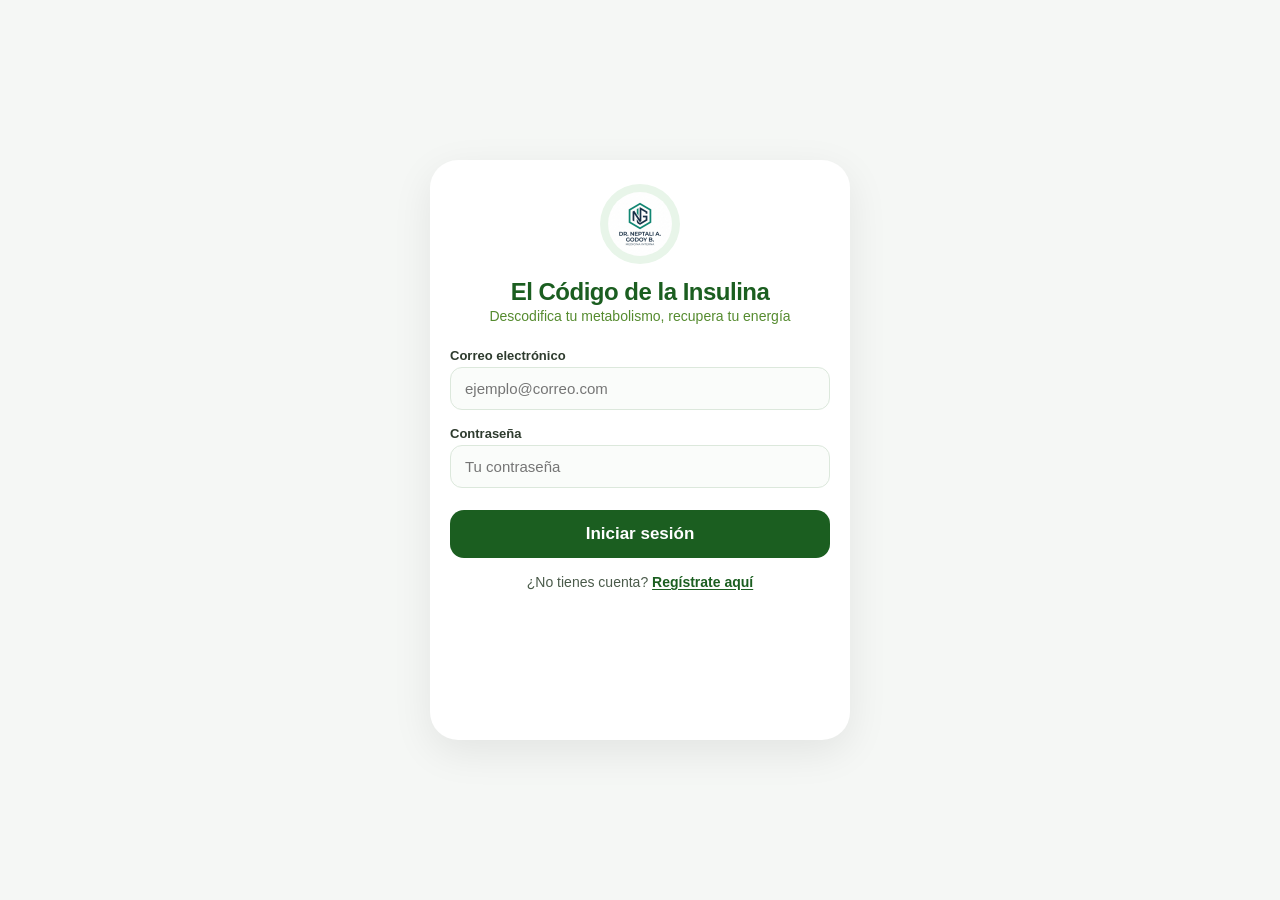
<file: index.html>
<!DOCTYPE html>
<html lang="es">
<head>
    <meta charset="UTF-8" />
    <meta name="viewport" content="width=device-width, initial-scale=1.0, maximum-scale=1.0, user-scalable=no" />
    <title>El Código de la Insulina</title>
    <link rel="stylesheet" href="estilo.css" />
    <link rel="manifest" href="manifest.json" />
    <link rel="icon" href="logo.png" type="image/png" />
</head>
<body>
    <div id="app">
        <div id="authContainer">
            <!-- LOGIN -->
            <div id="loginForm">
                <div class="logo-container">
                    <img src="logo.png" alt="Logo" class="logo" id="logoImg" />
                    <h1>El Código de la Insulina</h1>
                    <p class="slogan">Descodifica tu metabolismo, recupera tu energía</p>
                </div>
                <div class="form-group">
                    <label>Correo electrónico</label>
                    <input type="email" id="loginEmail" placeholder="ejemplo@correo.com" />
                </div>
                <div class="form-group">
                    <label>Contraseña</label>
                    <input type="password" id="loginPassword" placeholder="Tu contraseña" />
                </div>
                <button class="btn-primary" id="loginBtn">Iniciar sesión</button>
                <p class="link-text">
                    ¿No tienes cuenta? <span id="goToRegister">Regístrate aquí</span>
                </p>
                <p id="loginError" class="error-message"></p>
            </div>

            <!-- REGISTRO -->
            <div id="registerForm" style="display:none;">
                <div class="logo-container">
                    <img src="logo.png" alt="Logo" class="logo" />
                    <h1>El Código de la Insulina</h1>
                    <p class="slogan">Toma las riendas de tu salud</p>
                </div>
                <div class="form-group">
                    <label>Nombre completo</label>
                    <input type="text" id="regNombre" placeholder="Tu nombre" />
                </div>
                <div class="form-group">
                    <label>Edad</label>
                    <input type="number" id="regEdad" placeholder="Ej: 35" />
                </div>
                <div class="form-group">
                    <label>Sexo</label>
                    <select id="regSexo">
                        <option value="masculino">Masculino</option>
                        <option value="femenino">Femenino</option>
                        <option value="otro">Otro</option>
                    </select>
                </div>
                <div class="form-group">
                    <label>Estatura (cm)</label>
                    <input type="number" id="regEstatura" placeholder="Ej: 175" step="0.5" />
                </div>
                <div class="form-group">
                    <label>Correo electrónico</label>
                    <input type="email" id="regEmail" placeholder="ejemplo@correo.com" />
                </div>
                <div class="form-group">
                    <label>Contraseña</label>
                    <input type="password" id="regPassword" placeholder="Mínimo 6 caracteres" />
                </div>
                <button class="btn-primary" id="registerBtn">Registrarse</button>
                <p class="link-text">
                    ¿Ya tienes cuenta? <span id="goToLogin">Inicia sesión aquí</span>
                </p>
                <p id="registerError" class="error-message"></p>
            </div>
        </div>

        <!-- BLOQUE DE INSTALACIÓN (Android) -->
        <div id="instalacionAndroid" style="display:none; background:#e8f5e9; padding:12px 16px; border-radius:12px; margin:16px 0; text-align:center; border:1px solid #1B5E20;">
            <p style="font-weight:600; color:#1B5E20; margin-bottom:6px;">📲 Instala la app en tu teléfono</p>
            <p style="font-size:14px; color:#3a5a3a; margin-bottom:10px;">Disfruta de acceso rápido sin necesidad de internet.</p>
            <button id="btnInstalar" class="btn-primary" style="width:auto; padding:10px 24px;" onclick="instalarApp()">Instalar ahora</button>
        </div>

        <!-- BLOQUE DE INSTALACIÓN (iOS) -->
        <div id="instalacionIOS" style="display:none; background:#f0f4f0; padding:12px 16px; border-radius:12px; margin:16px 0; text-align:center; border:1px solid #1B5E20;">
            <p style="font-weight:600; color:#1B5E20; margin-bottom:6px;">📱 Instala esta app en tu iPhone</p>
            <p style="font-size:14px; color:#3a5a3a; margin-bottom:6px;">1. Toca el botón <strong>Compartir</strong> <span style="font-size:18px;">⬆️</span> en Safari.</p>
            <p style="font-size:14px; color:#3a5a3a; margin-bottom:6px;">2. Desliza hacia abajo y selecciona <strong>"Agregar a la pantalla de inicio"</strong>.</p>
            <p style="font-size:14px; color:#3a5a3a;">3. Pulsa <strong>"Agregar"</strong> y listo.</p>
        </div>
    </div>

    <script src="app.js"></script>
</body>
</html>
</file>
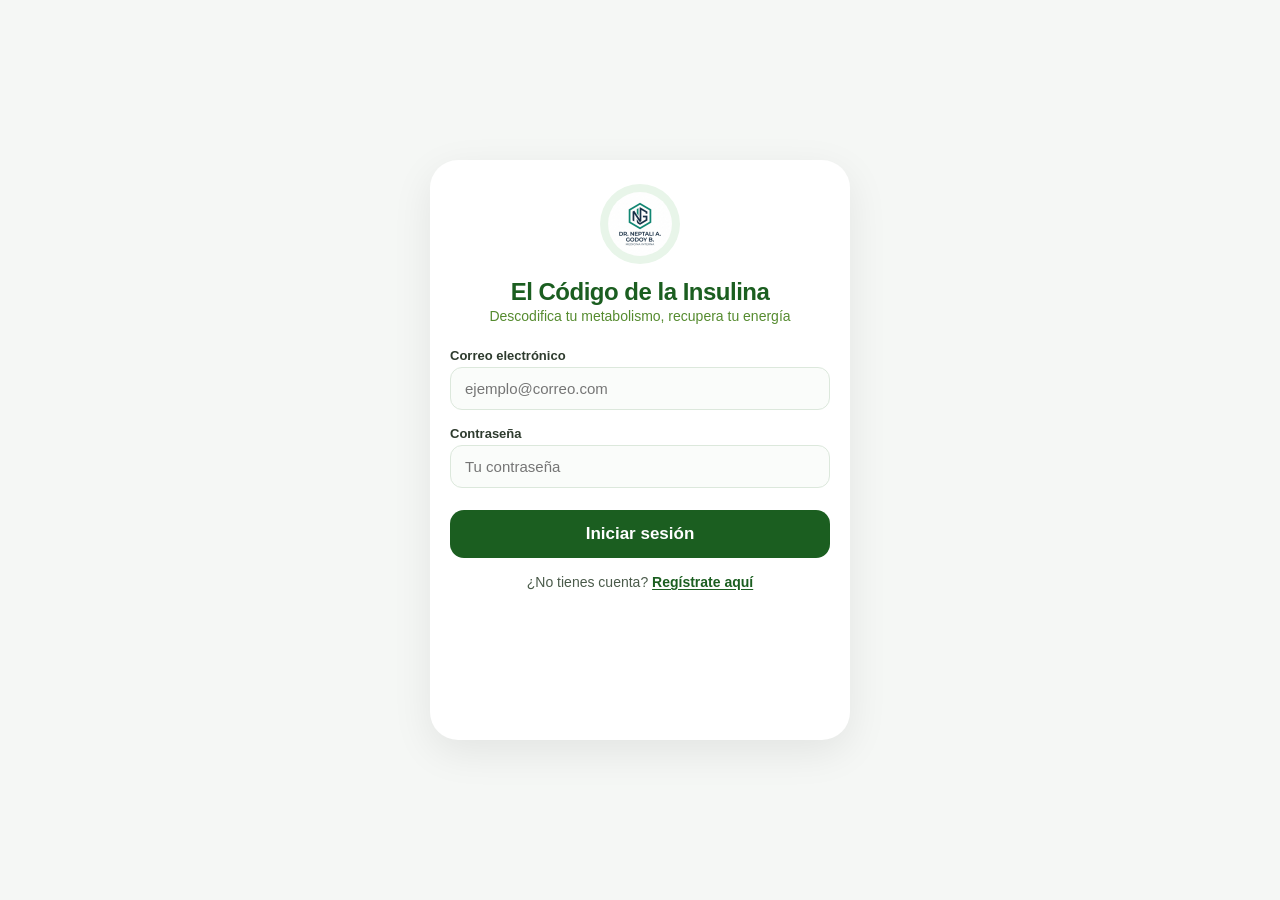
<file: comidas.html>
<!DOCTYPE html>
<html lang="es">
<head>
    <meta charset="UTF-8" />
    <meta name="viewport" content="width=device-width, initial-scale=1.0, maximum-scale=1.0, user-scalable=no" />
    <title>Comidas - El Código de la Insulina</title>
    <link rel="stylesheet" href="estilo.css" />
    <link rel="manifest" href="manifest.json" />
    <link rel="icon" href="logo.png" type="image/png" />
    <style>
        .comida-card {
            background: white;
            border-radius: 16px;
            padding: 16px;
            border: 1px solid #e8f0e8;
            margin-bottom: 12px;
        }
        .comida-card .fecha {
            font-size: 12px;
            color: #8a9a8a;
        }
        .comida-card .detalle {
            font-size: 14px;
            margin: 4px 0;
        }
        .nav-bottom {
            display: flex;
            justify-content: space-around;
            background: white;
            border-top: 1px solid #e8f0e8;
            padding: 8px 0 4px;
            margin-top: 20px;
            border-radius: 0 0 28px 28px;
        }
        .nav-bottom .nav-item {
            text-align: center;
            font-size: 11px;
            color: #8a9a8a;
            text-decoration: none;
            padding: 4px 8px;
            border-radius: 8px;
            cursor: pointer;
        }
        .nav-bottom .nav-item.active {
            color: #1B5E20;
            font-weight: 600;
        }
        .nav-bottom .nav-item .nav-icon {
            font-size: 22px;
            display: block;
        }
        .sensor-select {
            display: flex;
            gap: 10px;
            flex-wrap: wrap;
            margin: 6px 0;
        }
        .sensor-select label {
            display: flex;
            align-items: center;
            gap: 4px;
            font-size: 14px;
        }
    </style>
</head>
<body>
    <div id="app">
        <h2 style="color:#1B5E20;font-size:22px;">🍽️ Registro de Comidas</h2>
        <p style="font-size:14px;color:#5a6a5a;margin-bottom:16px;">Lleva el control de tu alimentación y sensaciones post-ingesta.</p>

        <div style="background:#f9fbf9;border-radius:16px;padding:16px;border:1px solid #e8f0e8;margin-bottom:16px;">
            <div class="form-group">
                <label>Tipo de comida</label>
                <select id="tipoComida">
                    <option value="desayuno">Desayuno</option>
                    <option value="almuerzo">Almuerzo</option>
                    <option value="cena">Cena</option>
                    <option value="snack">Snack</option>
                </select>
            </div>
            <div class="form-group">
                <label>Alimentos consumidos</label>
                <input type="text" id="alimentos" placeholder="Ej: Huevos con aguacate" />
            </div>
            <div class="form-group">
                <label>Energía después de comer</label>
                <select id="energiaPost">
                    <option value="bajo">Bajo</option>
                    <option value="normal">Normal</option>
                    <option value="alto">Alto</option>
                </select>
            </div>
            <div class="form-group">
                <label>Claridad mental</label>
                <select id="claridadMental">
                    <option value="niebla">Niebla</option>
                    <option value="normal">Normal</option>
                    <option value="enfocado">Enfocado</option>
                </select>
            </div>
            <div class="form-group">
                <label>Saciedad</label>
                <select id="saciedad">
                    <option value="poca">Poca</option>
                    <option value="normal">Normal</option>
                    <option value="mucha">Mucha</option>
                </select>
            </div>
            <div class="form-group">
                <label>Antojos de dulce</label>
                <select id="antojoDulce">
                    <option value="nunca">Nunca</option>
                    <option value="leve">Leve</option>
                    <option value="fuerte">Fuerte</option>
                </select>
            </div>
            <div class="form-group">
                <label>¿Seguiste la secuencia 1-2-3 (Fibra, Proteína, Almidón)?</label>
                <select id="secuenciaSegura">
                    <option value="true">Sí</option>
                    <option value="false">No</option>
                </select>
            </div>
            <button class="btn-primary" id="guardarComidaBtn">Guardar comida</button>
        </div>

        <h3 style="font-size:18px;color:#1B5E20;">Historial</h3>
        <div id="historialComidas"></div>

        <div class="nav-bottom">
            <a href="dashboard.html" class="nav-item"><span class="nav-icon">🏠</span>Inicio</a>
            <a href="tests.html" class="nav-item"><span class="nav-icon">📋</span>Tests</a>
            <a href="comidas.html" class="nav-item active"><span class="nav-icon">🍽️</span>Comidas</a>
            <a href="progreso.html" class="nav-item"><span class="nav-icon">📈</span>Progreso</a>
            <a href="perfil.html" class="nav-item"><span class="nav-icon">👤</span>Perfil</a>
        </div>
    </div>

    <script src="app.js"></script>
    <script>
        const user = obtenerDatosUsuario();
        if (!user) window.location.href = 'index.html';

        function cargarHistorial() {
            const container = document.getElementById('historialComidas');
            const comidas = user.comidas || [];
            if (comidas.length === 0) {
                container.innerHTML = '<p style="color:#8a9a8a;">Aún no has registrado comidas.</p>';
                return;
            }
            container.innerHTML = comidas.map(c => `
                <div class="comida-card">
                    <div class="fecha">${new Date(c.fecha).toLocaleDateString()}</div>
                    <div class="detalle"><strong>${c.tipo}:</strong> ${c.alimentos || 'Sin descripción'}</div>
                    <div class="detalle">⚡ ${c.energiaPost} | 🧠 ${c.claridadMental} | 🍽️ ${c.saciedad}</div>
                </div>
            `).join('');
        }

        cargarHistorial();

        document.getElementById('guardarComidaBtn').addEventListener('click', function() {
            const comida = {
                tipo: document.getElementById('tipoComida').value,
                alimentos: document.getElementById('alimentos').value.trim(),
                energiaPost: document.getElementById('energiaPost').value,
                claridadMental: document.getElementById('claridadMental').value,
                saciedad: document.getElementById('saciedad').value,
                antojoDulce: document.getElementById('antojoDulce').value,
                secuenciaSegura: document.getElementById('secuenciaSegura').value === 'true'
            };
            if (!comida.alimentos) {
                alert('Por favor, describe los alimentos consumidos.');
                return;
            }
            guardarComida(comida);
            alert('¡Comida registrada correctamente!');
            window.location.reload();
        });
    </script>
</body>
</html>
</file>
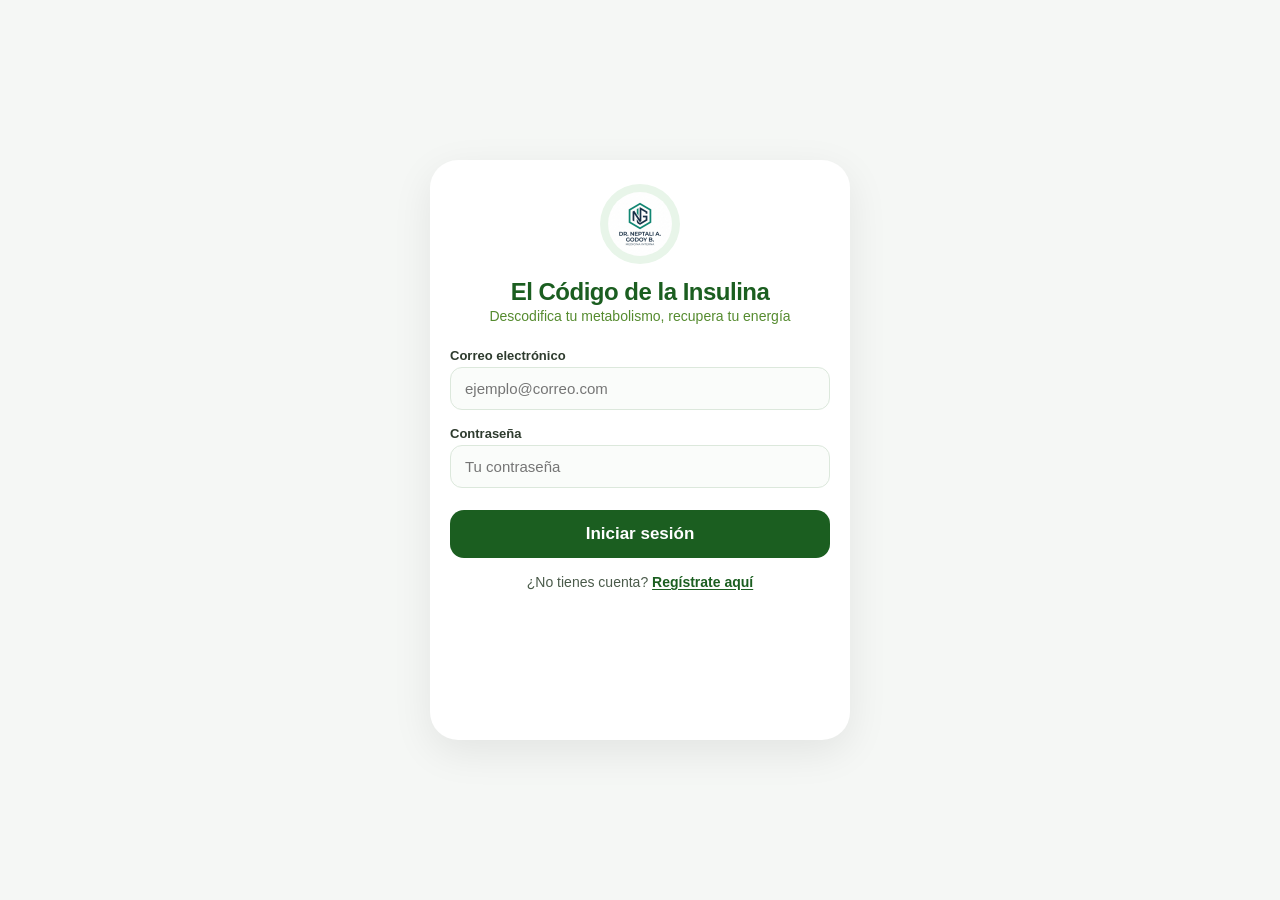
<file: dashboard.html>
<!DOCTYPE html>
<html lang="es">
<head>
    <meta charset="UTF-8" />
    <meta name="viewport" content="width=device-width, initial-scale=1.0, maximum-scale=1.0, user-scalable=no" />
    <title>Inicio - El Código de la Insulina</title>
    <link rel="stylesheet" href="estilo.css" />
    <link rel="manifest" href="manifest.json" />
    <link rel="icon" href="logo.png" type="image/png" />
    <style>
        .dashboard-header {
            display: flex;
            justify-content: space-between;
            align-items: center;
            padding: 8px 0 16px;
        }
        .dashboard-header .user-info {
            display: flex;
            align-items: center;
            gap: 10px;
        }
        .dashboard-header .user-info .avatar {
            width: 44px;
            height: 44px;
            border-radius: 50%;
            background: #1B5E20;
            color: white;
            display: flex;
            align-items: center;
            justify-content: center;
            font-weight: 700;
            font-size: 18px;
        }
        .dashboard-header .user-info .name {
            font-weight: 600;
            font-size: 18px;
            color: #1B5E20;
        }
        .dashboard-header .user-info .email {
            font-size: 12px;
            color: #6a7a6a;
        }
        .metric-card {
            background: white;
            border-radius: 16px;
            padding: 16px;
            box-shadow: 0 2px 8px rgba(0,0,0,0.06);
            border: 1px solid #e8f0e8;
            text-align: center;
            flex: 1;
        }
        .metric-card .value {
            font-size: 28px;
            font-weight: 700;
            color: #1B5E20;
        }
        .metric-card .label {
            font-size: 12px;
            color: #6a7a6a;
            margin-top: 2px;
        }
        .metric-row {
            display: flex;
            gap: 10px;
            margin: 16px 0;
        }
        .quick-access {
            display: grid;
            grid-template-columns: 1fr 1fr;
            gap: 10px;
            margin: 16px 0;
        }
        .quick-access .item {
            background: #e8f5e9;
            border-radius: 12px;
            padding: 14px 10px;
            text-align: center;
            font-weight: 600;
            font-size: 14px;
            color: #1B5E20;
            cursor: pointer;
            transition: background 0.2s;
            text-decoration: none;
        }
        .quick-access .item:hover {
            background: #c8e6c9;
        }
        .quick-access .item .icon {
            font-size: 24px;
            display: block;
            margin-bottom: 4px;
        }
        .checkin-card {
            background: #f9fbf9;
            border-radius: 16px;
            padding: 16px;
            border: 1px solid #e0ece0;
            margin: 16px 0;
        }
        .checkin-card .title {
            font-weight: 600;
            color: #1B5E20;
        }
        .checkin-card .sub {
            font-size: 13px;
            color: #5a6a5a;
        }
        .checkin-card button {
            margin-top: 10px;
        }
        .nav-bottom {
            display: flex;
            justify-content: space-around;
            background: white;
            border-top: 1px solid #e8f0e8;
            padding: 8px 0 4px;
            margin-top: 20px;
            border-radius: 0 0 28px 28px;
        }
        .nav-bottom .nav-item {
            text-align: center;
            font-size: 11px;
            color: #8a9a8a;
            text-decoration: none;
            padding: 4px 8px;
            border-radius: 8px;
            transition: background 0.2s;
            cursor: pointer;
        }
        .nav-bottom .nav-item.active {
            color: #1B5E20;
            font-weight: 600;
        }
        .nav-bottom .nav-item .nav-icon {
            font-size: 22px;
            display: block;
        }
        .btn-secondary {
            width: auto;
            padding: 8px 14px;
            background: #e8f5e9;
            color: #1B5E20;
            border: 1.5px solid #1B5E20;
            border-radius: 14px;
            font-size: 13px;
            font-weight: 600;
            cursor: pointer;
            transition: background 0.2s;
        }
        .btn-secondary:hover {
            background: #c8e6c9;
        }
    </style>
</head>
<body>
    <div id="app">
        <!-- HEADER -->
        <div class="dashboard-header">
            <div class="user-info">
                <div class="avatar" id="avatarInicial">A</div>
                <div>
                    <div class="name" id="userNombre">Usuario</div>
                    <div class="email" id="userEmail">usuario@email.com</div>
                </div>
            </div>
            <button class="btn-secondary" onclick="cerrarSesion()">Salir</button>
        </div>

        <!-- BLOQUE DE INSTALACIÓN -->
        <div id="instalacionAndroid" style="display:none; background:#e8f5e9; padding:10px 14px; border-radius:12px; margin-bottom:16px; text-align:center; border:1px solid #1B5E20;">
            <p style="font-weight:600; color:#1B5E20; margin-bottom:4px; font-size:14px;">📲 Instala esta app</p>
            <button class="btn-primary" style="width:auto; padding:6px 18px; font-size:13px;" onclick="instalarApp()">Instalar ahora</button>
        </div>
        <div id="instalacionIOS" style="display:none; background:#f0f4f0; padding:10px 14px; border-radius:12px; margin-bottom:16px; text-align:center; border:1px solid #1B5E20;">
            <p style="font-weight:600; color:#1B5E20; margin-bottom:4px; font-size:14px;">📱 Agrega a tu pantalla de inicio</p>
            <p style="font-size:12px; color:#3a5a3a;">Usa el botón Compartir <span style="font-size:16px;">⬆️</span> y selecciona "Agregar a pantalla de inicio".</p>
        </div>

        <!-- ESTADO METABÓLICO -->
        <div style="background:#1B5E20;color:white;border-radius:20px;padding:20px;text-align:center;margin-bottom:16px;">
            <div style="font-size:14px;opacity:0.8;">Estado Metabólico</div>
            <div style="font-size:48px;font-weight:700;" id="estadoPorcentaje">75%</div>
            <div style="font-size:18px;font-weight:500;" id="estadoLabel">Óptimo</div>
            <div style="font-size:13px;opacity:0.8;margin-top:4px;" id="estadoMensaje">Tu resistencia a la insulina ha mejorado un 12% esta semana.</div>
        </div>

        <!-- MÉTRICAS -->
        <div class="metric-row">
            <div class="metric-card">
                <div class="value" id="metricaGlucosa">--</div>
                <div class="label">Glucosa (mg/dL)</div>
            </div>
            <div class="metric-card">
                <div class="value" id="metricaHOMA">--</div>
                <div class="label">HOMA-IR</div>
            </div>
            <div class="metric-card">
                <div class="value" id="metricaCintura">--</div>
                <div class="label">Cintura (cm)</div>
            </div>
        </div>

        <!-- CHECK-IN DIARIO -->
        <div class="checkin-card">
            <div class="title">📋 Check-in Diario</div>
            <div class="sub">Responde 3 preguntas sobre tu energía, sueño y antojos.</div>
            <button class="btn-primary" onclick="window.location.href='comidas.html'">Empezar check-in</button>
        </div>

        <!-- ACCESO RÁPIDO -->
        <div class="quick-access">
            <a href="tests.html" class="item"><span class="icon">🩺</span>Test de Síntomas</a>
            <a href="tests.html" class="item"><span class="icon">🌿</span>Test de Entorno</a>
            <a href="tests.html" class="item"><span class="icon">💪</span>Test de Fuerza</a>
            <a href="recetas.html" class="item"><span class="icon">🍳</span>Recetas</a>
        </div>

        <!-- NAVEGACIÓN INFERIOR -->
        <div class="nav-bottom">
            <a href="dashboard.html" class="nav-item active"><span class="nav-icon">🏠</span>Inicio</a>
            <a href="tests.html" class="nav-item"><span class="nav-icon">📋</span>Tests</a>
            <a href="comidas.html" class="nav-item"><span class="nav-icon">🍽️</span>Comidas</a>
            <a href="progreso.html" class="nav-item"><span class="nav-icon">📈</span>Progreso</a>
            <a href="perfil.html" class="nav-item"><span class="nav-icon">👤</span>Perfil</a>
        </div>
    </div>

    <script src="app.js"></script>
    <script>
        const user = obtenerDatosUsuario();
        if (!user) window.location.href = 'index.html';

        document.getElementById('userNombre').textContent = user.nombre || 'Usuario';
        document.getElementById('userEmail').textContent = user.email || '';
        document.getElementById('avatarInicial').textContent = (user.nombre || 'U')[0].toUpperCase();

        const sintomas = user.tests?.sintomas || [];
        if (sintomas.length > 0) {
            const ultimo = sintomas[sintomas.length - 1];
            document.getElementById('metricaGlucosa').textContent = ultimo.glucosa || '--';
            document.getElementById('metricaHOMA').textContent = ultimo.homaIr || '--';
            document.getElementById('metricaCintura').textContent = ultimo.perimetroAbdominal || '--';

            const puntaje = ultimo.puntaje || 0;
            let label, mensaje, porcentaje;
            if (puntaje <= 4) { label = 'Óptimo'; mensaje = 'Tu metabolismo está en equilibrio. Sigue así.'; porcentaje = '85%'; }
            else if (puntaje <= 7) { label = 'Alerta'; mensaje = 'Hay señales tempranas. Toma acción ahora.'; porcentaje = '60%'; }
            else if (puntaje <= 10) { label = 'Resistencia'; mensaje = 'Resistencia a la insulina detectada. Sigue el plan.'; porcentaje = '40%'; }
            else { label = 'Crítico'; mensaje = 'Es importante que consultes a tu médico y sigas el protocolo.'; porcentaje = '20%'; }
            document.getElementById('estadoLabel').textContent = label;
            document.getElementById('estadoMensaje').textContent = mensaje;
            document.getElementById('estadoPorcentaje').textContent = porcentaje;
        } else {
            document.getElementById('estadoPorcentaje').textContent = '--';
            document.getElementById('estadoLabel').textContent = 'Sin evaluar';
            document.getElementById('estadoMensaje').textContent = 'Completa el Test de Síntomas para conocer tu estado metabólico.';
        }
    </script>
</body>
</html>
</file>
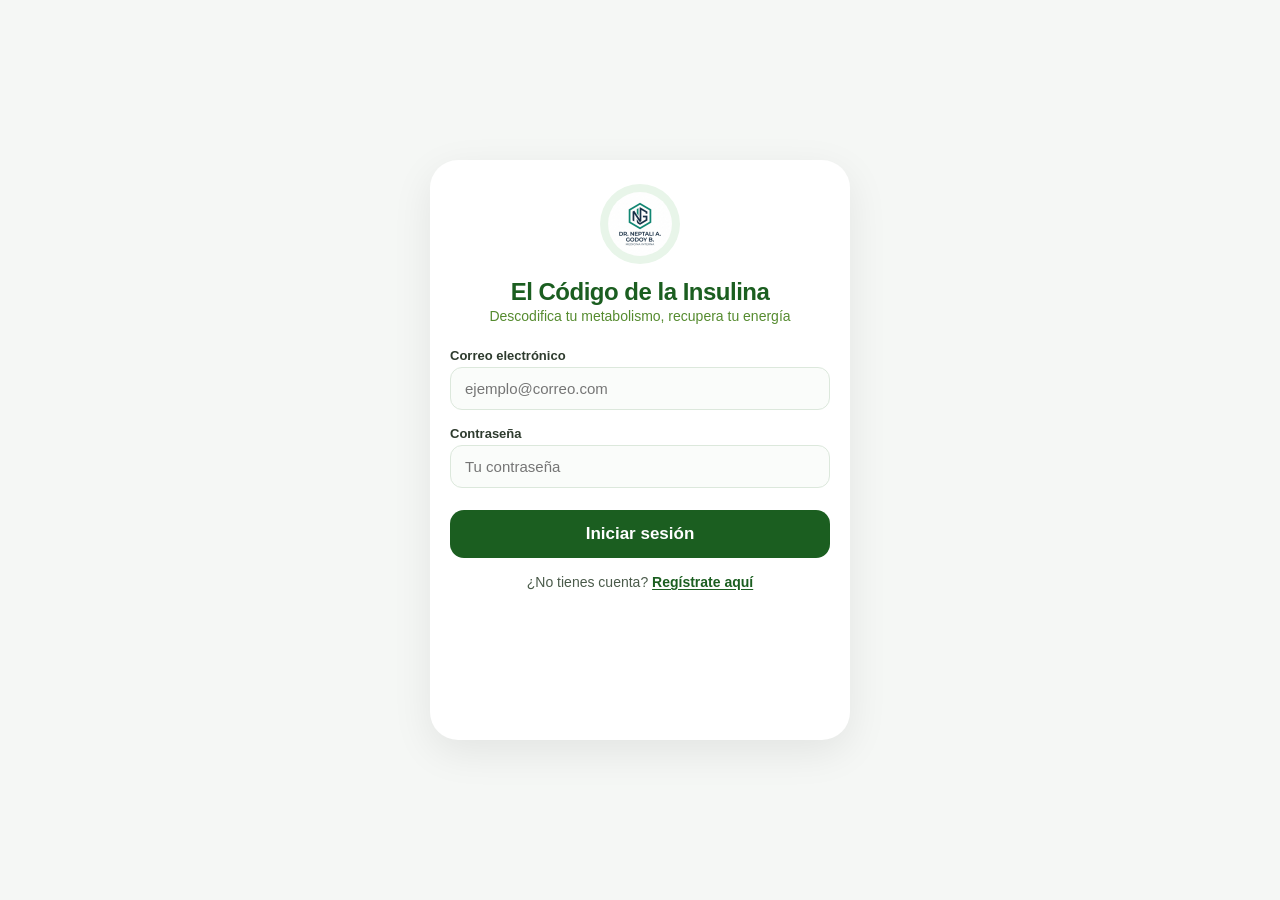
<file: perfil.html>
<!DOCTYPE html>
<html lang="es">
<head>
    <meta charset="UTF-8" />
    <meta name="viewport" content="width=device-width, initial-scale=1.0, maximum-scale=1.0, user-scalable=no" />
    <title>Perfil - El Código de la Insulina</title>
    <link rel="stylesheet" href="estilo.css" />
    <link rel="manifest" href="manifest.json" />
    <link rel="icon" href="logo.png" type="image/png" />
    <style>
        .perfil-item {
            display: flex;
            justify-content: space-between;
            padding: 14px 0;
            border-bottom: 1px solid #eef3ee;
        }
        .perfil-item .label {
            font-weight: 500;
            color: #2a3a2a;
        }
        .perfil-item .value {
            color: #4a5a5a;
        }
        .nav-bottom {
            display: flex;
            justify-content: space-around;
            background: white;
            border-top: 1px solid #e8f0e8;
            padding: 8px 0 4px;
            margin-top: 20px;
            border-radius: 0 0 28px 28px;
        }
        .nav-bottom .nav-item {
            text-align: center;
            font-size: 11px;
            color: #8a9a8a;
            text-decoration: none;
            padding: 4px 8px;
            border-radius: 8px;
            cursor: pointer;
        }
        .nav-bottom .nav-item.active {
            color: #1B5E20;
            font-weight: 600;
        }
        .nav-bottom .nav-item .nav-icon {
            font-size: 22px;
            display: block;
        }
        .btn-whatsapp-link {
            display: block;
            text-align: center;
            text-decoration: none;
            padding: 14px;
            background: #25D366;
            color: white;
            border-radius: 14px;
            font-weight: 600;
            font-size: 17px;
            margin-bottom: 10px;
            transition: background 0.2s;
            border: none;
        }
        .btn-whatsapp-link:hover {
            background: #1ebe5c;
        }
        .btn-secondary-link {
            display: block;
            text-align: center;
            text-decoration: none;
            padding: 14px;
            background: #e8f5e9;
            color: #1B5E20;
            border: 1.5px solid #1B5E20;
            border-radius: 14px;
            font-weight: 600;
            font-size: 17px;
            margin-bottom: 10px;
            transition: background 0.2s;
        }
        .btn-secondary-link:hover {
            background: #c8e6c9;
        }
    </style>
</head>
<body>
    <div id="app">
        <div style="text-align:center;padding:8px 0 12px;">
            <img src="logo.png" alt="Logo" style="width:80px;height:80px;border-radius:50%;background:#e8f5e9;padding:8px;" />
            <h2 style="color:#1B5E20;font-size:22px;margin-top:6px;" id="perfilNombre">Usuario</h2>
            <p style="color:#5a6a5a;font-size:14px;" id="perfilEmail">usuario@email.com</p>
        </div>

        <div class="perfil-item"><span class="label">Edad</span><span class="value" id="perfilEdad">--</span></div>
        <div class="perfil-item"><span class="label">Sexo</span><span class="value" id="perfilSexo">--</span></div>
        <div class="perfil-item"><span class="label">Estatura</span><span class="value" id="perfilEstatura">-- cm</span></div>
        <div class="perfil-item"><span class="label">IMC</span><span class="value" id="perfilIMC">--</span></div>

        <div style="margin:20px 0;">
            <a href="https://wa.me/584129504867?text=Hola%20Dr.%20Neptal%C3%AD%2C%20quiero%20adquirir%20el%20libro%20%22El%20C%C3%B3digo%20de%20la%20Insulina%22." target="_blank" class="btn-secondary-link">📖 Solicitar el libro</a>
            <a href="https://wa.me/584129504867?text=Hola%20Dr.%20Neptal%C3%AD%2C%20quiero%20agendar%20una%20cita%20online." target="_blank" class="btn-secondary-link">📅 Cita online</a>
            <a href="https://wa.me/584129504867?text=Hola%20Dr.%20Neptal%C3%AD%2C%20quiero%20solicitar%20una%20visita%20domiciliaria." target="_blank" class="btn-secondary-link">🏠 Visita domiciliaria</a>
        </div>

        <button class="btn-primary" onclick="cerrarSesion()" style="background:#c62828;">Cerrar sesión</button>

        <div class="nav-bottom">
            <a href="dashboard.html" class="nav-item"><span class="nav-icon">🏠</span>Inicio</a>
            <a href="tests.html" class="nav-item"><span class="nav-icon">📋</span>Tests</a>
            <a href="comidas.html" class="nav-item"><span class="nav-icon">🍽️</span>Comidas</a>
            <a href="progreso.html" class="nav-item"><span class="nav-icon">📈</span>Progreso</a>
            <a href="perfil.html" class="nav-item active"><span class="nav-icon">👤</span>Perfil</a>
        </div>
    </div>

    <script src="app.js"></script>
    <script>
        const user = obtenerDatosUsuario();
        if (!user) window.location.href = 'index.html';

        document.getElementById('perfilNombre').textContent = user.nombre || 'Usuario';
        document.getElementById('perfilEmail').textContent = user.email || '';
        document.getElementById('perfilEdad').textContent = user.edad || '--';
        document.getElementById('perfilSexo').textContent = user.sexo || '--';
        document.getElementById('perfilEstatura').textContent = user.estatura ? user.estatura + ' cm' : '--';

        const peso = parseFloat(localStorage.getItem('peso_actual')) || 70;
        const estatura = user.estatura || 170;
        const imc = (peso / ((estatura/100) ** 2)).toFixed(1);
        document.getElementById('perfilIMC').textContent = imc + ' kg/m²';
    </script>
</body>
</html>
</file>
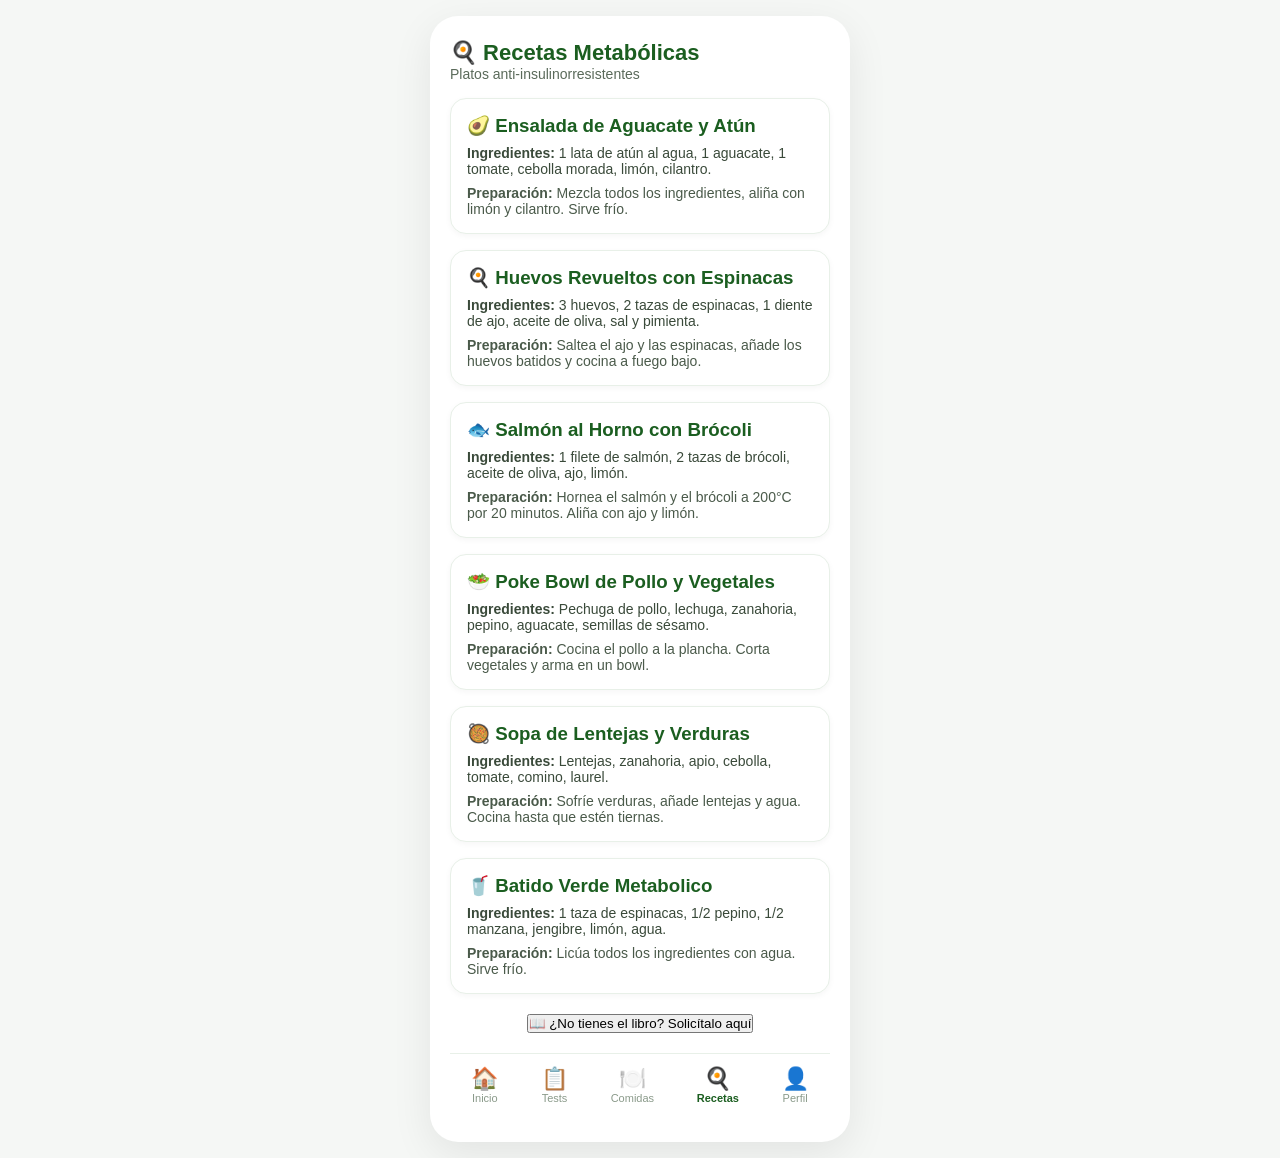
<file: recetas.html>
<!DOCTYPE html>
<html lang="es">
<head>
    <meta charset="UTF-8" />
    <meta name="viewport" content="width=device-width, initial-scale=1.0, maximum-scale=1.0, user-scalable=no" />
    <title>Recetas - El Código de la Insulina</title>
    <link rel="stylesheet" href="estilo.css" />
    <link rel="manifest" href="manifest.json" />
    <link rel="icon" href="logo.png" type="image/png" />
    <style>
        .receta-card {
            background: white;
            border-radius: 16px;
            padding: 16px;
            border: 1px solid #e8f0e8;
            margin-bottom: 16px;
            box-shadow: 0 2px 6px rgba(0,0,0,0.04);
        }
        .receta-card h3 {
            color: #1B5E20;
            margin-bottom: 6px;
        }
        .receta-card .ingredientes {
            font-size: 14px;
            color: #3a4a3a;
            margin: 8px 0;
        }
        .receta-card .pasos {
            font-size: 14px;
            color: #4a5a4a;
        }
        .nav-bottom {
            display: flex;
            justify-content: space-around;
            background: white;
            border-top: 1px solid #e8f0e8;
            padding: 8px 0 4px;
            margin-top: 20px;
            border-radius: 0 0 28px 28px;
        }
        .nav-bottom .nav-item {
            text-align: center;
            font-size: 11px;
            color: #8a9a8a;
            text-decoration: none;
            padding: 4px 8px;
            border-radius: 8px;
            cursor: pointer;
        }
        .nav-bottom .nav-item.active {
            color: #1B5E20;
            font-weight: 600;
        }
        .nav-bottom .nav-item .nav-icon {
            font-size: 22px;
            display: block;
        }
    </style>
</head>
<body>
    <div id="app">
        <h2 style="color:#1B5E20;font-size:22px;">🍳 Recetas Metabólicas</h2>
        <p style="font-size:14px;color:#5a6a5a;margin-bottom:16px;">Platos anti-insulinorresistentes</p>

        <div class="receta-card">
            <h3>🥑 Ensalada de Aguacate y Atún</h3>
            <div class="ingredientes"><strong>Ingredientes:</strong> 1 lata de atún al agua, 1 aguacate, 1 tomate, cebolla morada, limón, cilantro.</div>
            <div class="pasos"><strong>Preparación:</strong> Mezcla todos los ingredientes, aliña con limón y cilantro. Sirve frío.</div>
        </div>

        <div class="receta-card">
            <h3>🍳 Huevos Revueltos con Espinacas</h3>
            <div class="ingredientes"><strong>Ingredientes:</strong> 3 huevos, 2 tazas de espinacas, 1 diente de ajo, aceite de oliva, sal y pimienta.</div>
            <div class="pasos"><strong>Preparación:</strong> Saltea el ajo y las espinacas, añade los huevos batidos y cocina a fuego bajo.</div>
        </div>

        <div class="receta-card">
            <h3>🐟 Salmón al Horno con Brócoli</h3>
            <div class="ingredientes"><strong>Ingredientes:</strong> 1 filete de salmón, 2 tazas de brócoli, aceite de oliva, ajo, limón.</div>
            <div class="pasos"><strong>Preparación:</strong> Hornea el salmón y el brócoli a 200°C por 20 minutos. Aliña con ajo y limón.</div>
        </div>

        <div class="receta-card">
            <h3>🥗 Poke Bowl de Pollo y Vegetales</h3>
            <div class="ingredientes"><strong>Ingredientes:</strong> Pechuga de pollo, lechuga, zanahoria, pepino, aguacate, semillas de sésamo.</div>
            <div class="pasos"><strong>Preparación:</strong> Cocina el pollo a la plancha. Corta vegetales y arma en un bowl.</div>
        </div>

        <div class="receta-card">
            <h3>🥘 Sopa de Lentejas y Verduras</h3>
            <div class="ingredientes"><strong>Ingredientes:</strong> Lentejas, zanahoria, apio, cebolla, tomate, comino, laurel.</div>
            <div class="pasos"><strong>Preparación:</strong> Sofríe verduras, añade lentejas y agua. Cocina hasta que estén tiernas.</div>
        </div>

        <div class="receta-card">
            <h3>🥤 Batido Verde Metabolico</h3>
            <div class="ingredientes"><strong>Ingredientes:</strong> 1 taza de espinacas, 1/2 pepino, 1/2 manzana, jengibre, limón, agua.</div>
            <div class="pasos"><strong>Preparación:</strong> Licúa todos los ingredientes con agua. Sirve frío.</div>
        </div>

        <div style="text-align:center;margin:20px 0;">
            <button class="btn-whatsapp" onclick="solicitarLibro()">📖 ¿No tienes el libro? Solicítalo aquí</button>
        </div>

        <div class="nav-bottom">
            <a href="dashboard.html" class="nav-item"><span class="nav-icon">🏠</span>Inicio</a>
            <a href="tests.html" class="nav-item"><span class="nav-icon">📋</span>Tests</a>
            <a href="comidas.html" class="nav-item"><span class="nav-icon">🍽️</span>Comidas</a>
            <a href="recetas.html" class="nav-item active"><span class="nav-icon">🍳</span>Recetas</a>
            <a href="perfil.html" class="nav-item"><span class="nav-icon">👤</span>Perfil</a>
        </div>
    </div>

    <script src="app.js"></script>
</body>
</html>
</file>
<file: estilo.css>
/* ===== RESET Y BASE ===== */
* {
    margin: 0;
    padding: 0;
    box-sizing: border-box;
    font-family: 'Segoe UI', Tahoma, Geneva, Verdana, sans-serif;
}

body {
    background: #f5f7f5;
    display: flex;
    justify-content: center;
    align-items: center;
    min-height: 100vh;
    margin: 0;
    padding: 16px;
}

#app {
    width: 100%;
    max-width: 420px;
    background: white;
    border-radius: 28px;
    box-shadow: 0 12px 40px rgba(0, 0, 0, 0.08);
    padding: 24px 20px 30px;
    min-height: 580px;
}

/* ===== LOGO Y TÍTULOS ===== */
.logo-container {
    text-align: center;
    margin-bottom: 24px;
}

.logo {
    width: 80px;
    height: 80px;
    object-fit: contain;
    border-radius: 50%;
    background: #e8f5e9;
    padding: 8px;
    margin-bottom: 10px;
}

.logo-container h1 {
    font-size: 24px;
    color: #1B5E20;
    font-weight: 700;
    letter-spacing: -0.5px;
}

.slogan {
    font-size: 14px;
    color: #558b2f;
    font-weight: 400;
    margin-top: 2px;
}

/* ===== FORMULARIOS ===== */
.form-group {
    margin-bottom: 16px;
}

.form-group label {
    display: block;
    font-size: 13px;
    font-weight: 600;
    color: #2e3b2e;
    margin-bottom: 4px;
}

.form-group input,
.form-group select {
    width: 100%;
    padding: 12px 14px;
    border: 1.5px solid #dce8dc;
    border-radius: 12px;
    font-size: 15px;
    background: #fafcfa;
    transition: border 0.2s;
    outline: none;
}

.form-group input:focus,
.form-group select:focus {
    border-color: #388E3C;
    background: white;
}

/* ===== BOTONES ===== */
.btn-primary {
    width: 100%;
    padding: 14px;
    background: #1B5E20;
    color: white;
    border: none;
    border-radius: 14px;
    font-size: 17px;
    font-weight: 600;
    cursor: pointer;
    transition: background 0.2s, transform 0.1s;
    margin-top: 6px;
}

.btn-primary:hover {
    background: #2e7d32;
}

.btn-primary:active {
    transform: scale(0.97);
}

.btn-secondary {
    width: 100%;
    padding: 14px;
    background: #e8f5e9;
    color: #1B5E20;
    border: 1.5px solid #1B5E20;
    border-radius: 14px;
    font-size: 17px;
    font-weight: 600;
    cursor: pointer;
    transition: background 0.2s;
    margin-top: 6px;
}

.btn-secondary:hover {
    background: #c8e6c9;
}

/* ===== ENLACES ===== */
.link-text {
    text-align: center;
    font-size: 14px;
    color: #4a5a4a;
    margin-top: 16px;
}

.link-text span {
    color: #1B5E20;
    font-weight: 600;
    cursor: pointer;
    text-decoration: underline;
    text-underline-offset: 2px;
}

.link-text span:hover {
    color: #2e7d32;
}

/* ===== ERRORES ===== */
.error-message {
    color: #c62828;
    font-size: 13px;
    text-align: center;
    margin-top: 10px;
    min-height: 20px;
}

/* ===== BOTONES DE WHATSAPP ===== */
.whatsapp-btn {
    display: inline-flex;
    align-items: center;
    gap: 8px;
    background: #25D366;
    color: white;
    padding: 12px 18px;
    border-radius: 30px;
    text-decoration: none;
    font-weight: 600;
    font-size: 15px;
    border: none;
    cursor: pointer;
    transition: background 0.2s;
    width: 100%;
    justify-content: center;
    margin-top: 8px;
}

.whatsapp-btn:hover {
    background: #1ebe5c;
}

/* ===== RESPONSIVE ===== */
@media (max-width: 480px) {
    #app {
        padding: 20px 16px 24px;
        border-radius: 20px;
    }

    .logo {
        width: 64px;
        height: 64px;
    }

    .logo-container h1 {
        font-size: 20px;
    }
}
</file>
